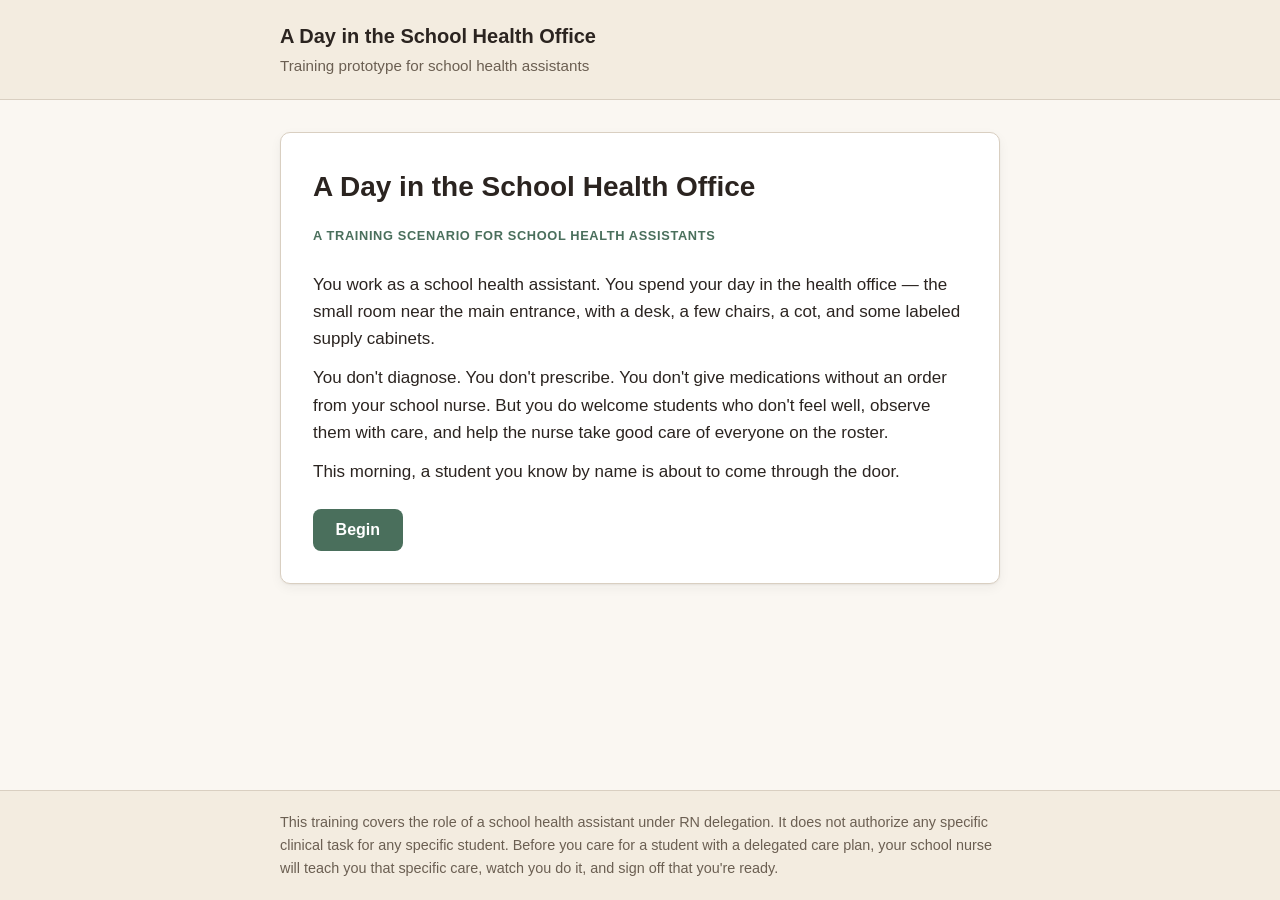
<file: index.html>
<!DOCTYPE html>
<html lang="en">
<head>
  <meta charset="UTF-8">
  <meta name="viewport" content="width=device-width, initial-scale=1.0">
  <title>A Day in the School Health Office — UAP Training Prototype</title>
  <meta name="description" content="A training scenario for school health assistants working under RN delegation in Oregon schools.">
  <link rel="stylesheet" href="styles.css">
</head>
<body>
  <a href="#main" class="skip-link">Skip to main content</a>
  <header class="site-header">
    <div class="site-header-inner">
      <p class="site-title">A Day in the School Health Office</p>
      <p class="site-subtitle">Training prototype for school health assistants</p>
    </div>
  </header>

  <main id="main" aria-live="polite">
    <section id="app" class="scene" aria-labelledby="scene-heading">
      <p class="loading">Loading…</p>
    </section>
  </main>

  <footer class="site-footer">
    <p>
      This training covers the role of a school health assistant under RN delegation.
      It does not authorize any specific clinical task for any specific student.
      Before you care for a student with a delegated care plan, your school nurse
      will teach you that specific care, watch you do it, and sign off that you're ready.
    </p>
  </footer>

  <script src="content.js"></script>
  <script src="app.js"></script>
</body>
</html>
</file>
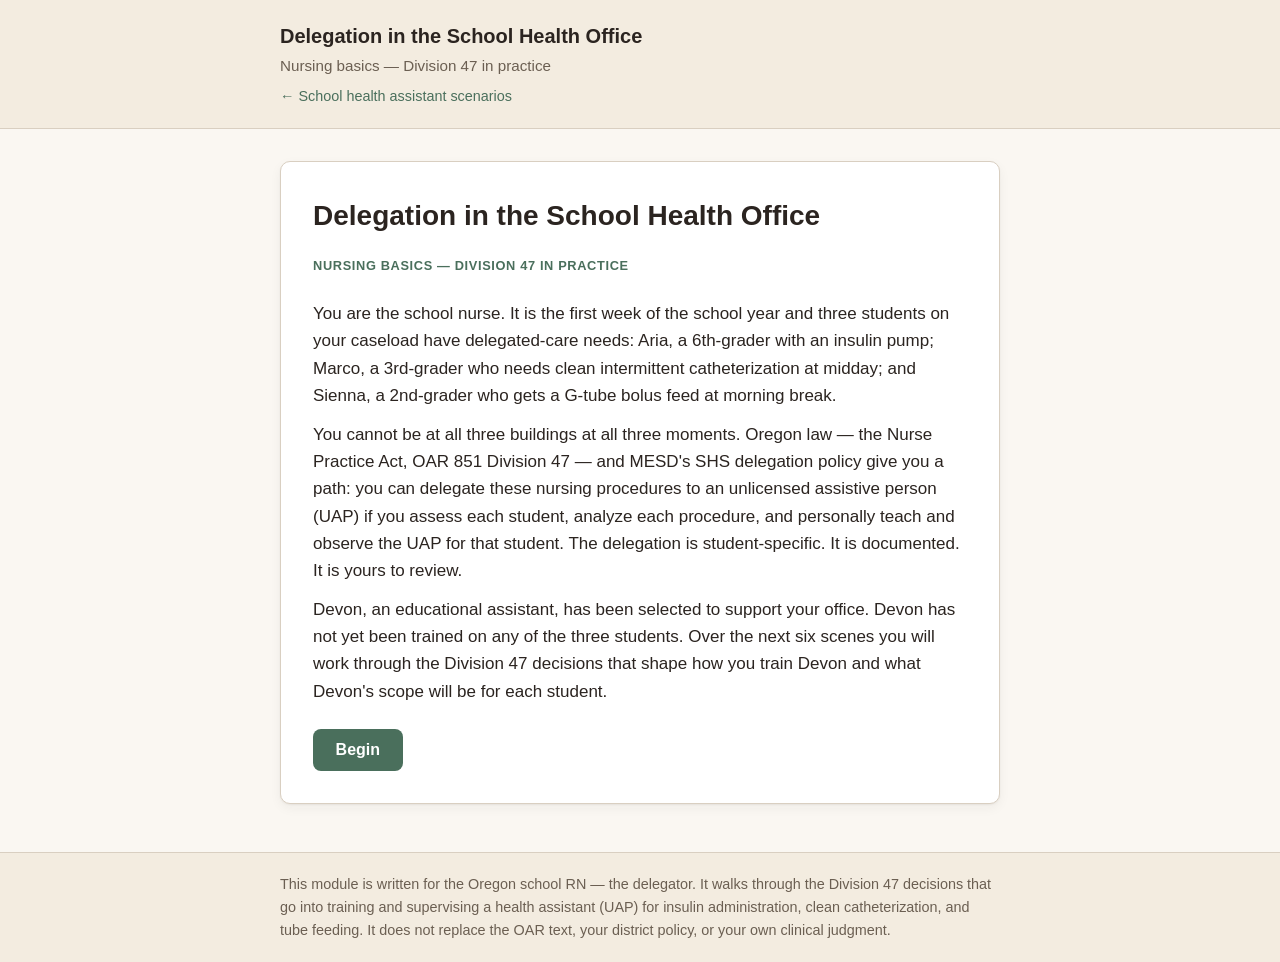
<file: delegation_basics/index.html>
<!DOCTYPE html>
<html lang="en">
<head>
  <meta charset="UTF-8">
  <meta name="viewport" content="width=device-width, initial-scale=1.0">
  <title>Delegation in the School Health Office — Nursing Basics</title>
  <meta name="description" content="A clinical training module for Oregon school nurses on RN delegation under OAR Chapter 851 Division 47, covering insulin administration, clean catheterization, and tube feeding.">
  <link rel="stylesheet" href="../styles.css">
</head>
<body>
  <a href="#main" class="skip-link">Skip to main content</a>
  <header class="site-header">
    <div class="site-header-inner">
      <p class="site-title">Delegation in the School Health Office</p>
      <p class="site-subtitle">Nursing basics — Division 47 in practice</p>
      <p style="margin:0.4rem 0 0 0; font-size:0.9rem;">
        <a href="../" style="color:#4a6f5c; text-decoration:none;">← School health assistant scenarios</a>
      </p>
    </div>
  </header>

  <main id="main" aria-live="polite">
    <section id="app" class="scene" aria-labelledby="scene-heading">
      <p class="loading">Loading…</p>
    </section>
  </main>

  <footer class="site-footer">
    <p>
      This module is written for the Oregon school RN — the delegator. It walks through
      the Division 47 decisions that go into training and supervising a health assistant
      (UAP) for insulin administration, clean catheterization, and tube feeding. It does
      not replace the OAR text, your district policy, or your own clinical judgment.
    </p>
  </footer>

  <script src="content.js"></script>
  <script src="../app.js"></script>
</body>
</html>
</file>
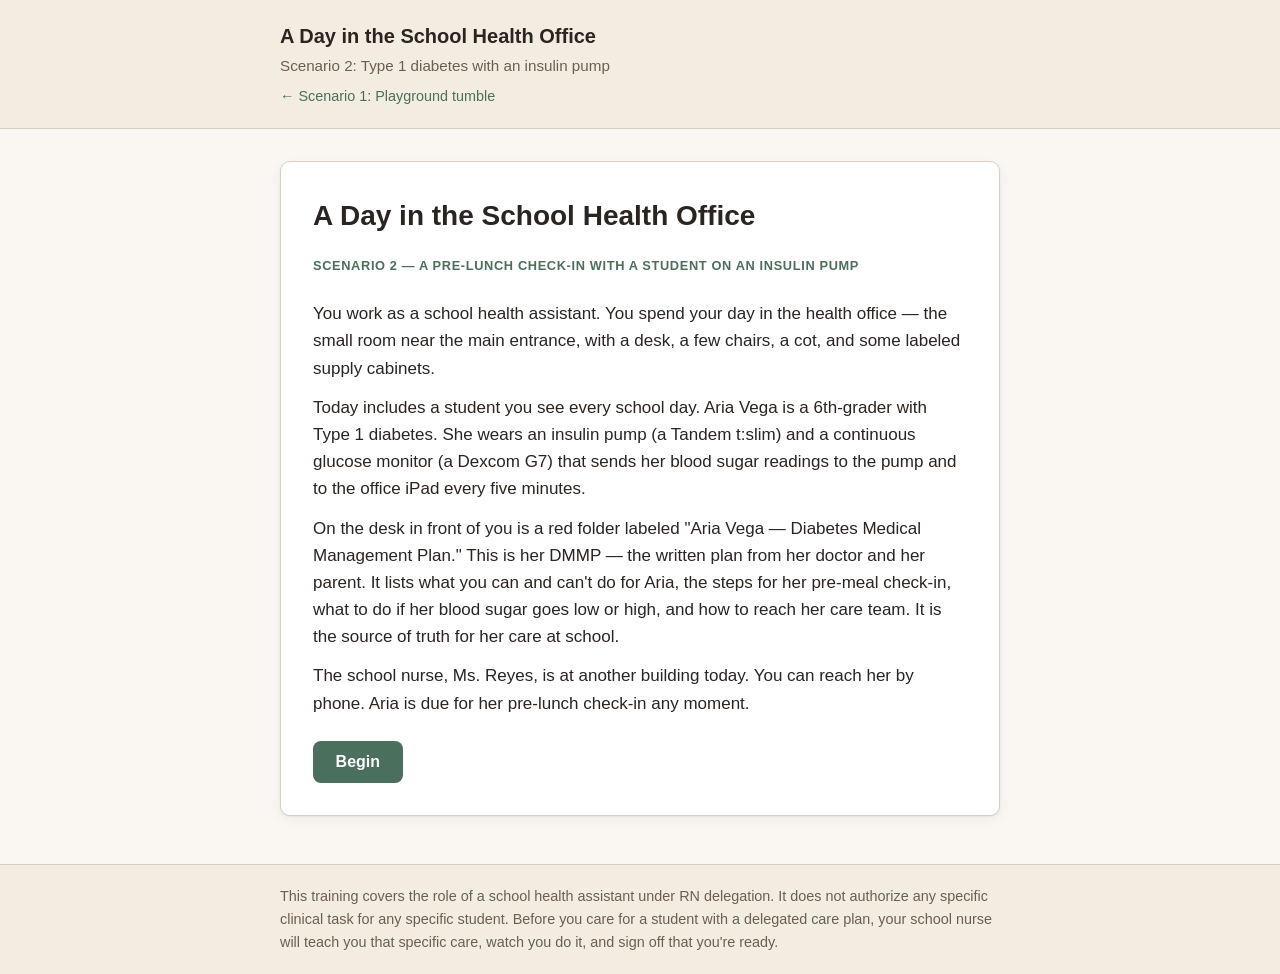
<file: diabetes/index.html>
<!DOCTYPE html>
<html lang="en">
<head>
  <meta charset="UTF-8">
  <meta name="viewport" content="width=device-width, initial-scale=1.0">
  <title>A Day in the School Health Office — Scenario 2: Type 1 Diabetes with Insulin Pump</title>
  <meta name="description" content="A training scenario for school health assistants supporting a student with Type 1 diabetes on an insulin pump, under RN delegation in Oregon schools.">
  <link rel="stylesheet" href="../styles.css">
</head>
<body>
  <a href="#main" class="skip-link">Skip to main content</a>
  <header class="site-header">
    <div class="site-header-inner">
      <p class="site-title">A Day in the School Health Office</p>
      <p class="site-subtitle">Scenario 2: Type 1 diabetes with an insulin pump</p>
      <p style="margin:0.4rem 0 0 0; font-size:0.9rem;">
        <a href="../" style="color:#4a6f5c; text-decoration:none;">← Scenario 1: Playground tumble</a>
      </p>
    </div>
  </header>

  <main id="main" aria-live="polite">
    <section id="app" class="scene" aria-labelledby="scene-heading">
      <p class="loading">Loading…</p>
    </section>
  </main>

  <footer class="site-footer">
    <p>
      This training covers the role of a school health assistant under RN delegation.
      It does not authorize any specific clinical task for any specific student.
      Before you care for a student with a delegated care plan, your school nurse
      will teach you that specific care, watch you do it, and sign off that you're ready.
    </p>
  </footer>

  <script src="content.js"></script>
  <script src="../app.js"></script>
</body>
</html>
</file>
<file: styles.css>
/* A Day in the School Health Office — warm school-health-office aesthetic
   Contrast ratios target WCAG 2.1 AA (≥ 4.5:1 for body text).
   No external fonts or assets — system font stack only. */

:root {
  --bg: #faf7f2;            /* warm cream */
  --surface: #ffffff;       /* card */
  --surface-alt: #f3ece0;   /* soft tan for secondary surfaces */
  --ink: #2b2420;           /* warm near-black */
  --ink-muted: #6b5f52;     /* warm medium gray */
  --accent: #4a6f5c;        /* sage green */
  --accent-strong: #3a5a48; /* darker sage for hover/focus */
  --accent-soft: #e8f0e5;   /* sage tint background */
  --warn: #a65d3a;          /* warm terracotta, used sparingly */
  --warn-soft: #f4e7de;     /* terracotta tint */
  --border: #d9cfc1;        /* soft tan border */
  --border-strong: #b8a893; /* darker tan for emphasis */
  --shadow: 0 1px 2px rgba(43, 36, 32, 0.06), 0 4px 12px rgba(43, 36, 32, 0.05);
}

* { box-sizing: border-box; }

html, body { margin: 0; padding: 0; }

body {
  background-color: var(--bg);
  color: var(--ink);
  font-family: -apple-system, BlinkMacSystemFont, "Segoe UI", Roboto, "Helvetica Neue", Arial, sans-serif;
  font-size: 17px;
  line-height: 1.6;
  min-height: 100vh;
  display: flex;
  flex-direction: column;
}

.skip-link {
  position: absolute;
  left: -9999px;
  top: 0;
  background: var(--accent);
  color: #fff;
  padding: 0.5rem 1rem;
  border-radius: 0 0 6px 0;
  z-index: 100;
}
.skip-link:focus { left: 0; }

.site-header {
  background: var(--surface-alt);
  border-bottom: 1px solid var(--border);
  padding: 1.25rem 1rem;
}
.site-header-inner {
  max-width: 720px;
  margin: 0 auto;
}
.site-title {
  margin: 0;
  font-size: 1.25rem;
  font-weight: 600;
  color: var(--ink);
}
.site-subtitle {
  margin: 0.15rem 0 0 0;
  font-size: 0.95rem;
  color: var(--ink-muted);
}

main {
  flex: 1;
  padding: 2rem 1rem 3rem 1rem;
}

.scene {
  max-width: 720px;
  margin: 0 auto;
  background: var(--surface);
  border: 1px solid var(--border);
  border-radius: 10px;
  box-shadow: var(--shadow);
  padding: 2rem;
}

@media (max-width: 520px) {
  .scene { padding: 1.25rem; }
}

h1, h2, h3 { margin-top: 0; color: var(--ink); }
h1 { font-size: 1.75rem; margin-bottom: 0.25rem; }
/* Scene heading receives programmatic focus on scene change to assist
   screen readers. It has tabindex="-1", so it's not reachable by keyboard
   tabbing; we therefore suppress the browser default focus outline on it. */
#scene-heading:focus { outline: none; }
.scene-eyebrow {
  display: inline-block;
  font-size: 0.8rem;
  font-weight: 600;
  letter-spacing: 0.05em;
  text-transform: uppercase;
  color: var(--accent);
  margin-bottom: 0.5rem;
}

.narrative { margin: 1rem 0; }
.narrative p { margin: 0.75rem 0; }
.narrative .dialog {
  background: var(--surface-alt);
  border-left: 3px solid var(--border-strong);
  padding: 0.75rem 1rem;
  margin: 1rem 0;
  border-radius: 0 6px 6px 0;
  font-style: italic;
}
.narrative .dialog .speaker {
  font-style: normal;
  font-weight: 600;
  color: var(--ink);
  margin-right: 0.25rem;
}

.prompt {
  font-weight: 600;
  margin-top: 1.5rem;
  font-size: 1.05rem;
}

.choice-list {
  list-style: none;
  padding: 0;
  margin: 1rem 0;
}
.choice-list li { margin: 0.5rem 0; }
.choice-btn {
  display: block;
  width: 100%;
  text-align: left;
  background: var(--surface);
  color: var(--ink);
  border: 1px solid var(--border);
  border-radius: 8px;
  padding: 0.85rem 1rem;
  font-size: 1rem;
  font-family: inherit;
  cursor: pointer;
  transition: background 0.15s, border-color 0.15s;
}
.choice-btn:hover { background: var(--surface-alt); border-color: var(--border-strong); }
.choice-btn:focus-visible {
  outline: 3px solid var(--accent);
  outline-offset: 2px;
}
.choice-btn[aria-pressed="true"] {
  background: var(--accent-soft);
  border-color: var(--accent);
}
.choice-btn[disabled] { opacity: 0.85; cursor: not-allowed; }
.choice-btn.correct { border-color: var(--accent); background: var(--accent-soft); }
.choice-btn.incorrect { border-color: var(--warn); background: var(--warn-soft); }

.feedback {
  margin: 1.25rem 0 0 0;
  padding: 1rem 1.15rem;
  border-radius: 8px;
  border: 1px solid var(--border);
  background: var(--surface-alt);
}
.feedback.correct {
  border-color: var(--accent);
  background: var(--accent-soft);
}
.feedback.incorrect {
  border-color: var(--warn);
  background: var(--warn-soft);
}
.feedback h3 {
  margin: 0 0 0.5rem 0;
  font-size: 1rem;
  color: var(--ink);
}
.feedback ul { margin: 0.5rem 0 0 1.25rem; padding: 0; }
.feedback li { margin: 0.25rem 0; }

.primary-btn, .secondary-btn {
  display: inline-block;
  font-family: inherit;
  font-size: 1rem;
  font-weight: 600;
  padding: 0.7rem 1.35rem;
  border-radius: 8px;
  border: 1px solid transparent;
  cursor: pointer;
  transition: background 0.15s, border-color 0.15s;
}
.primary-btn {
  background: var(--accent);
  color: #fff;
}
.primary-btn:hover { background: var(--accent-strong); }
.primary-btn:focus-visible { outline: 3px solid var(--accent-strong); outline-offset: 2px; }
.primary-btn[disabled] { background: var(--ink-muted); cursor: not-allowed; }

.secondary-btn {
  background: var(--surface);
  color: var(--ink);
  border-color: var(--border-strong);
}
.secondary-btn:hover { background: var(--surface-alt); }
.secondary-btn:focus-visible { outline: 3px solid var(--accent); outline-offset: 2px; }

.btn-row {
  margin-top: 1.5rem;
  display: flex;
  gap: 0.75rem;
  flex-wrap: wrap;
}

/* Match puzzle */
.match-grid {
  display: grid;
  grid-template-columns: 1fr 1fr;
  gap: 0.75rem 1rem;
  margin: 1rem 0;
}
@media (max-width: 520px) {
  .match-grid { grid-template-columns: 1fr; }
}
.match-column h3 {
  font-size: 0.9rem;
  color: var(--ink-muted);
  letter-spacing: 0.04em;
  text-transform: uppercase;
  margin-bottom: 0.5rem;
}
.match-item {
  display: block;
  width: 100%;
  text-align: left;
  background: var(--surface);
  border: 1px solid var(--border);
  border-radius: 6px;
  padding: 0.6rem 0.85rem;
  margin: 0.35rem 0;
  font: inherit;
  color: var(--ink);
  cursor: pointer;
}
.match-item:hover { background: var(--surface-alt); }
.match-item:focus-visible { outline: 3px solid var(--accent); outline-offset: 2px; }
.match-item[aria-pressed="true"] {
  background: var(--accent-soft);
  border-color: var(--accent);
}
.match-item.matched {
  background: var(--accent-soft);
  border-color: var(--accent);
  color: var(--ink);
}
.match-item.mismatched { border-color: var(--warn); background: var(--warn-soft); }
.match-item[disabled] { cursor: not-allowed; }
.match-badge {
  display: inline-block;
  font-size: 0.8rem;
  background: var(--accent);
  color: #fff;
  padding: 0.1rem 0.5rem;
  border-radius: 999px;
  margin-left: 0.5rem;
}

/* Sort puzzle */
.sort-items, .sort-buckets { margin: 1rem 0; }
.sort-item-row { display: flex; align-items: center; gap: 0.5rem; margin: 0.4rem 0; flex-wrap: wrap; }
.sort-item-label { flex: 1 1 280px; }
.sort-select {
  font: inherit;
  padding: 0.4rem 0.6rem;
  border: 1px solid var(--border-strong);
  border-radius: 6px;
  background: var(--surface);
  color: var(--ink);
  min-width: 220px;
}
.sort-select:focus-visible { outline: 3px solid var(--accent); outline-offset: 2px; }
.sort-result-correct { color: var(--accent-strong); font-weight: 600; }
.sort-result-wrong { color: var(--warn); font-weight: 600; }

/* Sequence puzzle */
.sequence-slot {
  display: flex;
  align-items: center;
  gap: 0.75rem;
  margin: 0.5rem 0;
}
.sequence-slot-label { width: 7rem; font-weight: 600; }

/* Form puzzle */
.form-field { margin: 1rem 0; }
.form-label { display: block; font-weight: 600; margin-bottom: 0.3rem; }
.form-options { display: flex; flex-direction: column; gap: 0.4rem; }
.form-option {
  display: flex;
  align-items: flex-start;
  gap: 0.5rem;
  padding: 0.55rem 0.75rem;
  border: 1px solid var(--border);
  border-radius: 6px;
  cursor: pointer;
  background: var(--surface);
}
.form-option:hover { background: var(--surface-alt); }
.form-option input[type="radio"] { margin-top: 0.25rem; }
.form-option.selected { background: var(--accent-soft); border-color: var(--accent); }

/* Close / summary scene */
.pillar-list {
  list-style: none;
  padding: 0;
  margin: 1rem 0;
}
.pillar-list li {
  background: var(--accent-soft);
  border-left: 3px solid var(--accent);
  padding: 0.6rem 0.9rem;
  margin: 0.5rem 0;
  border-radius: 0 6px 6px 0;
}

.site-footer {
  background: var(--surface-alt);
  border-top: 1px solid var(--border);
  color: var(--ink-muted);
  font-size: 0.9rem;
  padding: 1.25rem 1rem;
}
.site-footer p {
  max-width: 720px;
  margin: 0 auto;
}

.loading { color: var(--ink-muted); }

.progress {
  max-width: 720px;
  margin: 0 auto 1rem auto;
  display: flex;
  gap: 0.35rem;
  padding: 0 0.25rem;
}
.progress-dot {
  flex: 1;
  height: 4px;
  background: var(--border);
  border-radius: 2px;
}
.progress-dot.active { background: var(--accent); }
.progress-dot.done { background: var(--accent-strong); }
</file>
